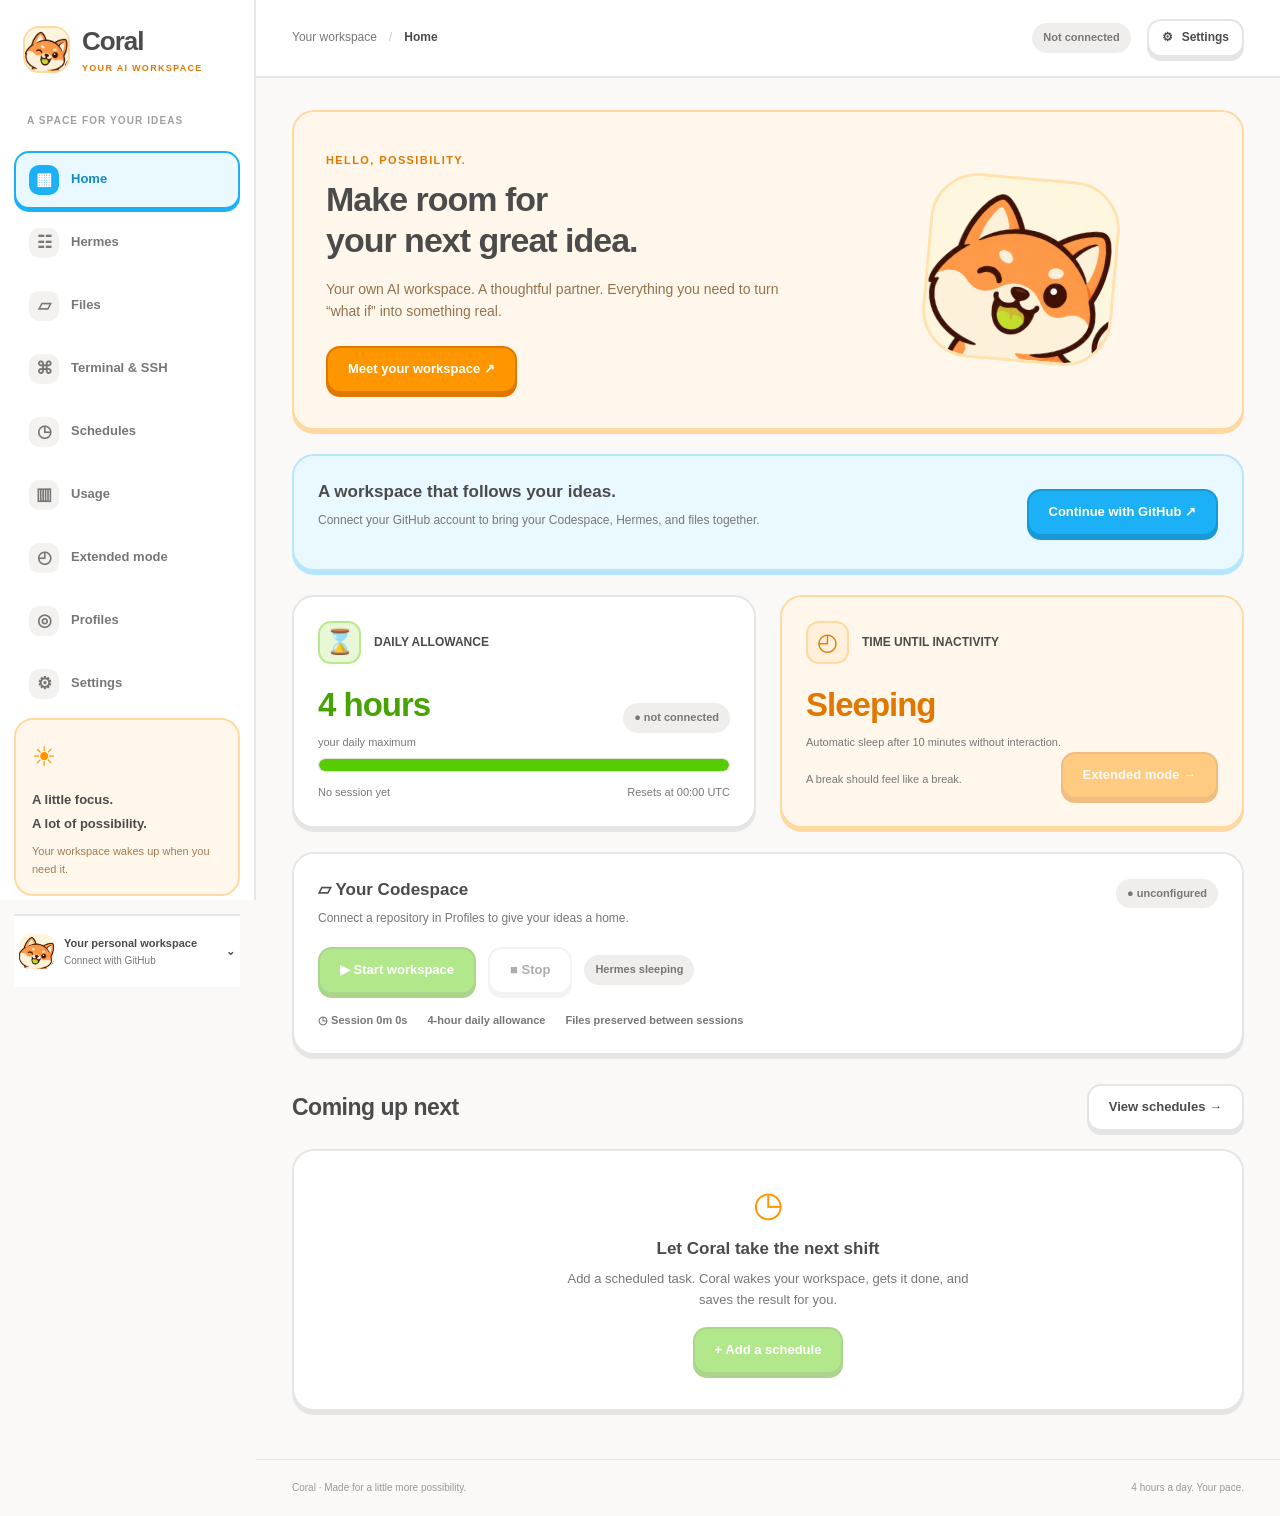
<file: website/index.html>
<!doctype html>
<html lang="en">
<head>
  <meta charset="utf-8">
  <meta name="viewport" content="width=device-width, initial-scale=1">
  <meta name="description" content="Coral — your personal home for Hermes, your files, and your next great project.">
  <meta http-equiv="Content-Security-Policy" content="default-src 'self'; script-src 'self'; style-src 'self'; img-src 'self' data:; connect-src https: http://127.0.0.1:8000 http://localhost:8000; frame-src 'none'; object-src 'none'; base-uri 'self'; form-action 'self'">
  <meta name="referrer" content="no-referrer">
  <title>Coral · Your AI workspace</title>
  <link rel="icon" href="assets/mascot.png">
  <link rel="stylesheet" href="styles.css">
  <script src="config.js" defer></script>
  <script src="app.js" defer></script>
</head>
<body>
  <a class="skip" href="#content">Skip to content</a>
  <aside class="sidebar">
    <a class="brand" href="#home"><img src="assets/mascot.png" alt="Coral fox"><span>Coral<small>YOUR AI WORKSPACE</small></span></a>
    <p class="nav-label">A SPACE FOR YOUR IDEAS</p>
    <nav id="navigation" aria-label="Workspace navigation"></nav>
    <div class="sidebar-bottom">
      <div class="focus-note"><span class="sun">☀</span><strong>A little focus.<br>A lot of possibility.</strong><p>Your workspace wakes up when you need it.</p></div>
      <button class="profile-button" data-page="profiles"><img src="assets/mascot.png" alt=""><span id="account-label">Your personal workspace<small>Connect with GitHub</small></span><span>⌄</span></button>
    </div>
  </aside>
  <div class="shell">
    <header class="topbar"><div><span class="muted">Your workspace</span><span class="slash">/</span><strong id="page-label">Home</strong></div><div class="top-actions"><span id="connection" class="badge">Not connected</span><button class="button small ghost" data-page="settings" aria-label="Settings">⚙ <span>Settings</span></button></div></header>
    <div id="notice" role="status" hidden></div>
    <main id="content" tabindex="-1"></main>
    <footer>Coral · Made for a little more possibility.<span>4 hours a day. Your pace.</span></footer>
  </div>
  <dialog id="schedule-dialog"><form id="schedule-form"><div class="row"><h2 id="schedule-heading">New schedule</h2><button type="button" class="icon-button" data-action="close-dialog" aria-label="Close">×</button></div><label>Task name<input name="title" required maxlength="120" placeholder="Morning repository review"></label><label>What should Hermes do?<textarea name="prompt" required maxlength="32000" rows="4" placeholder="Review the latest changes and summarize what needs attention."></textarea></label><div class="grid two"><label>Repeat<select name="recurrence"><option value="once">Once</option><option value="daily">Daily</option><option value="weekly">Weekly</option><option value="recurring">Recurring interval</option></select></label><label>Next run (local time)<input name="next_run" type="datetime-local" required></label><label>Recurring interval (minutes)<input name="interval" type="number" min="5" max="525600" value="60" required></label><label>Duration limit (minutes)<input name="duration" type="number" min="1" max="120" value="15" required></label></div><p class="muted small-copy">Daily and weekly repeats use UTC intervals. Work waits until your interactive session ends and uses your daily allowance.</p><button class="button green" type="submit">Save schedule</button></form></dialog>
  <noscript><p>Enable JavaScript to connect Coral to your backend.</p></noscript>
</body>
</html>
</file>
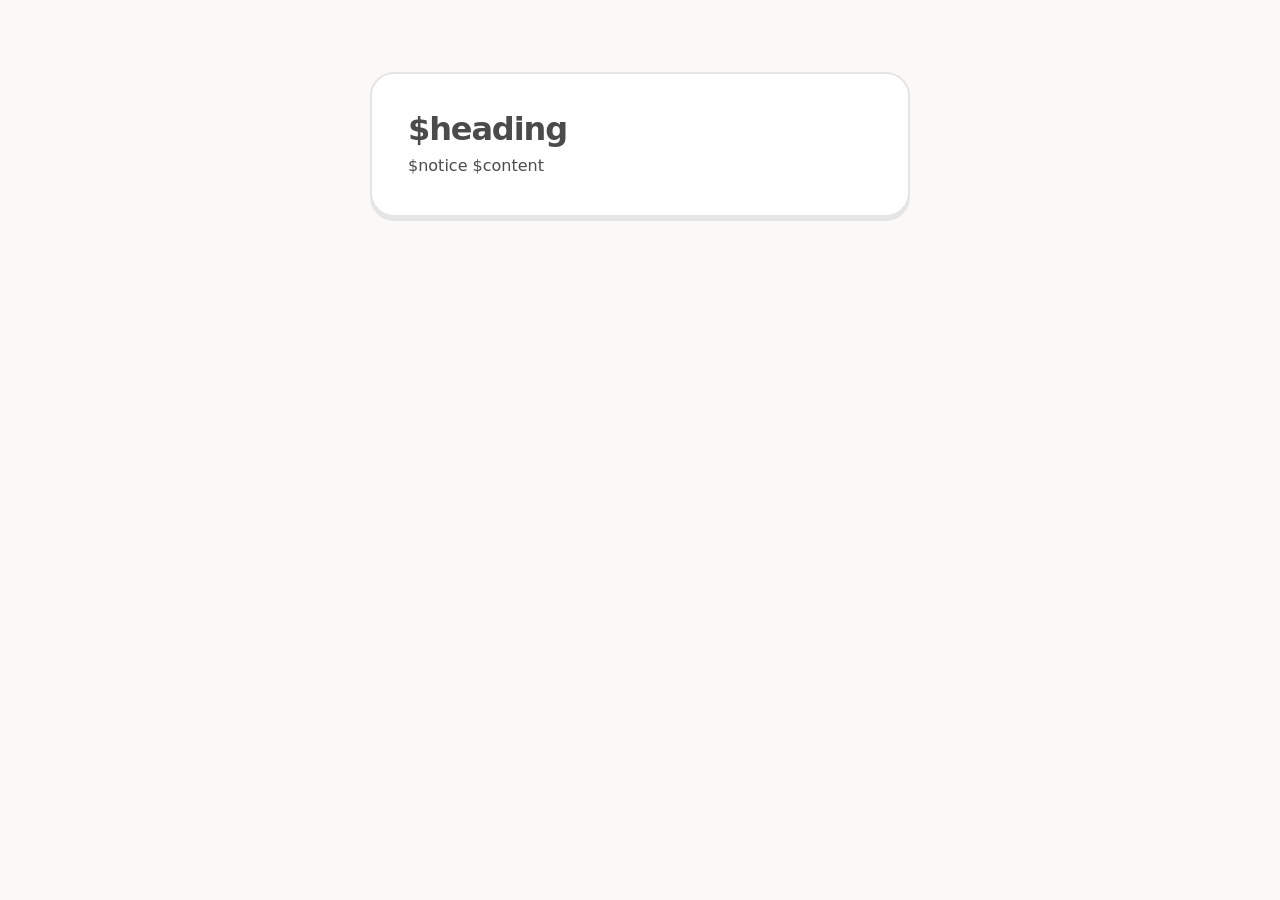
<file: backend/coral/admin.html>
<!doctype html>
<html lang="en">
<head>
  <meta charset="utf-8">
  <meta name="viewport" content="width=device-width, initial-scale=1">
  <title>$heading · Coral</title>
  <style>
    :root {
      color-scheme: light;
      font: 16px/1.55 "Plus Jakarta Sans", system-ui, sans-serif;
      background: #fbf9f8;
      color: #4b4b4b;
    }
    * { box-sizing: border-box; }
    body { margin: 0; padding: clamp(24px, 8vh, 80px) 16px; }
    main {
      max-width: 540px;
      margin: 0 auto;
      padding: clamp(20px, 6vw, 36px);
      background: white;
      border: 2px solid #e5e5e5;
      border-radius: 24px;
      box-shadow: 0 4px 0 #e5e5e5;
    }
    h1 { margin: 0 0 6px; font-size: 2rem; line-height: 1.2; letter-spacing: -.035em; }
    p { margin: 0 0 16px; }
    .setup, .notice { margin-bottom: 20px; padding: 14px 16px; border: 2px solid #ffdda7; border-radius: 16px; background: #fff7eb; }
    .notice[role="status"] { background: #edf8e2; border-color: #bedcaa; }
    .notice[role="alert"] { background: #fff0ee; border-color: #f2bfba; }
    .setup p { margin-bottom: 10px; }
    a { color: #0b6187; font-weight: 650; }
    dl { margin: 0; }
    dt, label { font-size: .875rem; font-weight: 700; }
    dd { margin: 2px 0 10px; overflow-wrap: anywhere; }
    dd:last-child { margin-bottom: 0; }
    code { font-size: .875rem; }
    label { display: block; margin-bottom: 5px; }
    input:not([type="hidden"]) {
      width: 100%;
      padding: 11px 13px;
      margin-bottom: 16px;
      border: 2px solid #d8d8d8;
      border-radius: 14px;
      background: #f7f7f7;
      color: inherit;
      font: inherit;
    }
    button {
      min-height: 44px;
      padding: 8px 18px;
      border: 2px solid #e07800;
      border-radius: 14px;
      box-shadow: 0 4px 0 #e07800;
      background: #ff9600;
      color: #382000;
      cursor: pointer;
      font: inherit;
      font-weight: 750;
    }
    button:active { transform: translateY(4px); box-shadow: none; }
    :focus-visible { outline: 2px solid #117cad; outline-offset: 3px; }
    .sign-out { margin-top: 22px; }
    .sign-out button { color: inherit; background: white; border-color: #e5e5e5; box-shadow: 0 4px 0 #e5e5e5; }
  </style>
</head>
<body>
  <main>
    <h1>$heading</h1>
    $notice
    $content
  </main>
</body>
</html>
</file>
<file: website/styles.css>
:root{--canvas:#fbf9f8;--cream:#fff7eb;--ink:#4b4b4b;--muted:#777;--border:#e5e5e5;--orange:#ff9600;--orange-shade:#e07800;--green:#58cc02;--green-shade:#46a302;--blue:#1cb0f6;--blue-shade:#1899d6;--red:#ff4b4b;--radius:22px}
*{box-sizing:border-box}body{margin:0;background:var(--canvas);color:var(--ink);font-family:"Plus Jakarta Sans",-apple-system,BlinkMacSystemFont,"Segoe UI",sans-serif;font-size:15px;font-weight:500;line-height:1.6}button,input,textarea,select{font:inherit}button,a,input,select,textarea{-webkit-tap-highlight-color:transparent}button,a{touch-action:manipulation}button{cursor:pointer}a{color:var(--blue-shade);text-decoration:none}button:focus-visible,a:focus-visible{outline:3px solid var(--blue);outline-offset:4px}button:disabled{opacity:.45;cursor:wait}h1,h2,h3,p{margin-top:0}h1{font-size:34px;font-weight:800;line-height:1.22;letter-spacing:-1px}h2{font-size:23px;font-weight:800;letter-spacing:-.5px}h3{font-size:17px;line-height:1.4;font-weight:750;margin-bottom:8px}p{margin-bottom:14px}.muted{color:var(--muted)}.small-copy{font-size:12px}.eyebrow{font-size:11px;letter-spacing:1.4px;font-weight:800;color:var(--orange-shade)}.row{display:flex;align-items:center;justify-content:space-between;gap:16px}.row.start{align-items:flex-start}.row.wrap{flex-wrap:wrap}.stack{display:flex;flex-direction:column;gap:24px}.grid{display:grid;gap:24px}.grid.two{grid-template-columns:repeat(2,minmax(0,1fr))}.grid.three{grid-template-columns:repeat(3,minmax(0,1fr))}.card{padding:24px;background:white;border:2px solid var(--border);border-radius:var(--radius);box-shadow:0 4px 0 var(--border)}.card.cream{background:var(--cream);border-color:#ffd9a0;box-shadow:0 4px 0 #ffd9a0}.card.blue{background:#eaf8ff;border-color:#b7e5fc;box-shadow:0 4px 0 #b7e5fc}.button{display:inline-flex;gap:9px;align-items:center;justify-content:center;background:var(--orange);color:white;border:2px solid var(--orange-shade);border-radius:14px;box-shadow:0 4px 0 var(--orange-shade);font-weight:800;line-height:1.3;font-size:13px;padding:13px 20px;transition:transform .12s,box-shadow .12s;min-height:46px}.button:hover{transform:translateY(-1px)}.button:active{transform:translateY(4px);box-shadow:none}.button.green{background:var(--green);border-color:var(--green-shade);box-shadow:0 4px 0 var(--green-shade)}.button.blue{background:var(--blue);border-color:var(--blue-shade);box-shadow:0 4px 0 var(--blue-shade)}.button.ghost{background:white;color:var(--ink);border-color:var(--border);box-shadow:0 4px 0 var(--border)}.button.small{padding:9px 13px;min-height:38px;font-size:12px}.icon-button{border:2px solid var(--border);background:white;color:var(--muted);border-radius:12px;min-width:40px;min-height:40px;font-size:20px}.badge{display:inline-flex;gap:7px;align-items:center;font-size:11px;font-weight:800;border-radius:999px;padding:6px 11px;background:#f0eeec;color:var(--muted);white-space:nowrap}.badge.available,.badge.succeeded,.badge.active{background:#e8f8d6;color:#397e04}.badge.starting,.badge.running,.badge.queued{background:#eaf8ff;color:#117cad}.badge.failed,.badge.cancelled{background:#fff0ee;color:#ba3535}.badge.extended,.badge.paused{background:#fff0d9;color:var(--orange-shade)}.sidebar{position:fixed;inset:0 auto 0 0;width:256px;background:white;border-right:2px solid var(--border);display:flex;flex-direction:column;padding:0 14px;z-index:5}.brand{display:flex;gap:12px;align-items:center;padding:25px 9px 27px;color:var(--ink);font-size:26px;font-weight:850;line-height:1.25;letter-spacing:-1px}.brand img{width:47px;height:47px;object-fit:cover;border-radius:16px;border:2px solid #ffd9a0}.brand small{display:block;font-size:9px;color:var(--orange-shade);letter-spacing:1.3px;margin-top:5px}.nav-label{font-size:10px;color:#a0a0a0;font-weight:800;letter-spacing:1.1px;padding:12px 13px;margin:0 0 10px}.nav-item{display:flex;align-items:center;gap:12px;width:100%;padding:12px 13px;border:2px solid transparent;background:transparent;color:var(--muted);border-radius:15px;text-align:left;margin-bottom:5px;font-size:13px;font-weight:750}.nav-item .nav-icon{width:30px;height:30px;background:#f3f2f0;border-radius:10px;display:grid;place-items:center;font-size:17px}.nav-item:hover{background:#f7f7f7}.nav-item.selected{background:#eaf8ff;border-color:var(--blue);box-shadow:0 3px 0 var(--blue);color:#118bc3}.nav-item.selected .nav-icon{background:var(--blue);color:white}.sidebar-bottom{margin-top:auto}.focus-note{background:var(--cream);border:2px solid #ffd9a0;border-radius:19px;padding:16px;margin-bottom:18px}.focus-note .sun{display:block;color:var(--orange);font-size:27px;margin-bottom:8px}.focus-note strong{font-size:13px;line-height:1.7}.focus-note p{color:#a17d50;font-size:11px;margin:8px 0 0}.profile-button{display:flex;align-items:center;gap:10px;width:100%;background:white;border:none;border-top:2px solid var(--border);padding:18px 5px;text-align:left;font-size:11px;font-weight:750;color:var(--ink)}.profile-button img{width:35px;height:35px;object-fit:cover;border-radius:11px}.profile-button small{display:block;font-size:10px;font-weight:500;color:var(--muted)}.profile-button>span:last-child{margin-left:auto}.shell{margin-left:256px;min-height:100vh;display:flex;flex-direction:column}.topbar{height:78px;background:white;border-bottom:2px solid var(--border);padding:0 36px;display:flex;align-items:center;justify-content:space-between;font-size:12px;gap:20px}.slash{margin:0 12px;color:#ccc}.top-actions{display:flex;align-items:center;gap:16px}main{padding:32px 36px 48px;max-width:1350px;margin:0 auto;width:100%;flex:1}footer{font-size:10px;color:#999;padding:20px 36px;border-top:1px solid var(--border);display:flex;justify-content:space-between}.hero{position:relative;overflow:hidden;padding:35px 32px;display:flex;align-items:center;gap:30px;min-height:240px}.hero-text{max-width:570px;flex:1}.hero h1{margin:8px 0 16px}.hero p{color:#94734c;max-width:455px;font-size:14px}.hero .mascot{width:190px;height:185px;object-fit:cover;object-position:50% 45%;border-radius:48px;border:3px solid #ffe2ae;transform:rotate(5deg);flex-shrink:0}.hero .button{margin-top:9px}.section-title{display:flex;align-items:center;justify-content:space-between;margin:5px 0 18px}.section-title h2{margin:0}.metric-header{display:flex;gap:13px;align-items:center;margin-bottom:20px}.metric-icon{width:43px;height:43px;display:grid;place-items:center;border-radius:13px;font-size:24px;background:#e8f8d6;color:var(--green-shade);border:2px solid #b7e98c}.metric-icon.orange{background:#fff0d9;color:var(--orange-shade);border-color:#ffd9a0}.metric-label{font-size:12px;font-weight:800}.metric-value{font-size:33px;line-height:1.3;font-weight:850;letter-spacing:-1px;color:var(--green-shade)}.metric-value.orange{color:var(--orange-shade)}.metric-foot{font-size:11px;color:var(--muted);margin:8px 0 0}.progress{width:100%;height:14px;background:#eee;border-radius:999px;overflow:hidden;appearance:none;border:1px solid #e3e3e3}.progress::-webkit-progress-bar{background:#eee;border-radius:999px}.progress::-webkit-progress-value{background:var(--green);border-radius:999px}.progress::-moz-progress-bar{background:var(--green);border-radius:999px}.session-actions{display:flex;align-items:center;gap:12px;flex-wrap:wrap;margin:18px 0}.detail-row{display:flex;gap:20px;flex-wrap:wrap;font-size:11px;color:var(--muted);font-weight:650}.empty{text-align:center;padding:35px}.empty-icon{font-size:35px;line-height:1;color:var(--orange);margin-bottom:16px}.empty h3{font-size:17px}.empty p{font-size:13px;color:var(--muted);max-width:420px;margin:0 auto 17px}.schedule-icon{display:grid;place-items:center;background:#eaf8ff;border:2px solid #9ddcfa;border-radius:15px;color:var(--blue-shade);width:49px;height:49px;font-size:23px;flex-shrink:0}.schedule-info{flex:1;min-width:0}.schedule-info p{font-size:12px;color:var(--muted);margin:4px 0}.schedule-info h3{margin:0}.schedule-actions{display:flex;gap:10px;align-items:center}.task-prompt{background:#eaf8ff;border:1px solid #b7e5fc;border-radius:16px;padding:17px;margin:15px 0;white-space:pre-wrap;font-weight:650;font-size:14px}.task-output{white-space:pre-wrap;overflow-wrap:anywhere;font-family:inherit;line-height:1.8;font-size:13px;margin:18px 0;max-height:600px;overflow:auto}.task-header{display:flex;align-items:center;gap:10px;font-size:13px;font-weight:800}.task-header img{width:29px;height:29px;object-fit:cover;border-radius:10px}.chat-form{position:sticky;bottom:18px;background:white;z-index:2;box-shadow:0 5px 0 var(--border)}.chat-form textarea{background:white;border:0;padding:2px;resize:vertical;min-height:65px}.chat-form .row{padding-top:15px;border-top:2px solid #f3f3f3}.chat-form .hint{font-size:11px;color:var(--muted)}.terminal{background:#1e1e24;color:#e0e0e0;border:2px solid #272730;border-radius:22px;overflow:hidden}.terminal-header{padding:13px 22px;background:#18181c;border-bottom:2px solid #2c2c34;font:12px ui-monospace,monospace;display:flex;align-items:center;gap:8px;color:#a0a0a0}.dot{width:10px;height:10px;border-radius:50%;background:#ff5f56}.dot.yellow{background:#ffbd2e}.dot.green{background:#27c93f}.terminal-title{margin-left:12px}.terminal-body{padding:24px;font:13px/1.8 ui-monospace,monospace;min-height:350px;max-height:600px;overflow:auto}.terminal-body pre{white-space:pre-wrap;overflow-wrap:anywhere}.terminal-body .prompt{color:var(--green);margin-top:23px}.terminal-form{padding:17px 22px;background:#18181c;display:flex;align-items:center;gap:16px}.terminal-form input{background:#25252c;color:white;border-color:#36363e;font-family:ui-monospace,monospace;flex:1;min-width:0}.files-layout{display:grid;grid-template-columns:300px minmax(0,1fr);gap:22px;min-height:520px}.file-entry{display:flex;gap:10px;width:100%;padding:12px 8px;background:white;border:0;border-bottom:1px solid var(--border);text-align:left;color:var(--ink);font-size:13px;overflow-wrap:anywhere}.file-entry:hover{background:#fff7eb}.editor{min-height:430px;font:13px/1.7 ui-monospace,monospace;resize:vertical}.label{display:block}label{display:block;font-size:12px;font-weight:750;margin-bottom:18px}input,textarea,select{display:block;width:100%;padding:12px 14px;border:2px solid var(--border);border-radius:13px;background:#f7f7f7;color:var(--ink);margin-top:6px;font-size:14px;font-weight:500}input:focus,textarea:focus,select:focus{outline:0;border-color:var(--blue);background:white;box-shadow:0 3px 0 var(--blue)}code{background:#f2f1ef;padding:4px 7px;border-radius:7px;font:12px ui-monospace,monospace;overflow-wrap:anywhere}.danger{color:#ba3535}.history-row{padding:17px 0;border-bottom:1px solid var(--border)}.history-row:last-child{border-bottom:0}.segmented{display:flex;padding:5px;background:#eee;border-radius:14px;gap:5px}.segmented button{padding:8px 15px;border:0;border-radius:10px;font-size:11px;font-weight:750;background:transparent;color:var(--muted)}.segmented button.selected{background:white;box-shadow:0 2px 0 #ccc;color:var(--ink)}#notice{margin:18px 36px 0;padding:13px 18px;border:2px solid #ffd9a0;border-radius:15px;background:var(--cream);font-size:13px;display:flex;align-items:center;gap:14px}#notice[hidden]{display:none}#notice span{flex:1}dialog{max-width:620px;width:calc(100% - 32px);border:3px solid #cecece;border-radius:25px;padding:26px;box-shadow:0 8px 0 #0002;color:var(--ink)}dialog::backdrop{background:#30282055}dialog .row h2{margin:0 0 18px}dialog .grid{gap:18px}.skip{position:fixed;top:-50px;left:20px;z-index:20;background:white;padding:10px}.skip:focus{top:12px}[hidden]{display:none!important}
@media(min-width:1500px){main{padding-top:44px}.hero{min-height:265px}.hero h1{font-size:40px}}
@media(max-width:1100px){.sidebar{width:220px}.shell{margin-left:220px}main{padding:26px}.topbar{padding:0 26px}.hero .mascot{width:135px;height:145px;border-radius:35px}.hero h1{font-size:29px}.grid.three{grid-template-columns:1fr}.schedule-actions{flex-wrap:wrap}.files-layout{grid-template-columns:230px minmax(0,1fr)}}
@media(max-width:760px){.sidebar{width:100%;height:74px;top:auto;bottom:0;flex-direction:row;border:0;border-top:2px solid var(--border);padding:4px;overflow-x:auto;justify-content:center}.brand,.nav-label,.sidebar-bottom{display:none}.sidebar nav{display:flex;width:100%;justify-content:space-around}.nav-item{width:auto;flex:1;flex-direction:column;gap:2px;font-size:9px;padding:5px 3px;white-space:nowrap;margin:0;border:0;box-shadow:none!important;min-width:58px}.nav-item .nav-icon{width:26px;height:26px;font-size:18px;background:transparent}.nav-item.selected{background:#eaf8ff;border-radius:11px}.nav-item.selected .nav-icon{background:transparent;color:var(--blue-shade)}.nav-item[data-page="usage"],.nav-item[data-page="extended"],.nav-item[data-page="profiles"],.nav-item[data-page="settings"]{display:none}.shell{margin-left:0;padding-bottom:74px}.topbar{height:65px;padding:0 18px}.topbar .slash,.topbar>div>.muted{display:none}.top-actions{gap:9px}.top-actions .button span{display:none}main{padding:20px 16px 36px}.hero{padding:24px 20px;gap:15px;align-items:flex-start;min-height:0}.hero h1{font-size:27px;letter-spacing:-.6px}.hero .mascot{width:90px;height:100px;border-radius:25px;margin-top:30px}.hero-text{min-width:0}.hero p{font-size:12px}.hero .button{width:100%;font-size:12px}.grid.two,.grid.three{grid-template-columns:1fr;gap:22px}.card{padding:20px}.stack{gap:23px}.metric-value{font-size:31px}.row.mobile-stack{flex-direction:column;align-items:flex-start}.schedule-actions{width:100%;padding-top:12px;border-top:1px solid var(--border)}.schedule-card>.row{flex-wrap:wrap}.schedule-info{min-width:180px}.files-layout{grid-template-columns:1fr}.files-layout .file-list{max-height:300px;overflow:auto}.section-title h2{font-size:21px}.chat-form{bottom:90px}.chat-form .hint{max-width:130px}.terminal-body{padding:18px;min-height:290px}.terminal-form{padding:16px;gap:10px}.terminal-form .button{padding:11px 13px}footer{padding:18px;font-size:9px}footer span{display:none}#notice{margin:15px 16px 0}.detail-row{gap:11px}dialog .grid.two{grid-template-columns:1fr}.row .profile-select{max-width:170px}h1{font-size:28px}}
@media(prefers-reduced-motion:reduce){*{transition:none!important;scroll-behavior:auto!important}}
</file>
